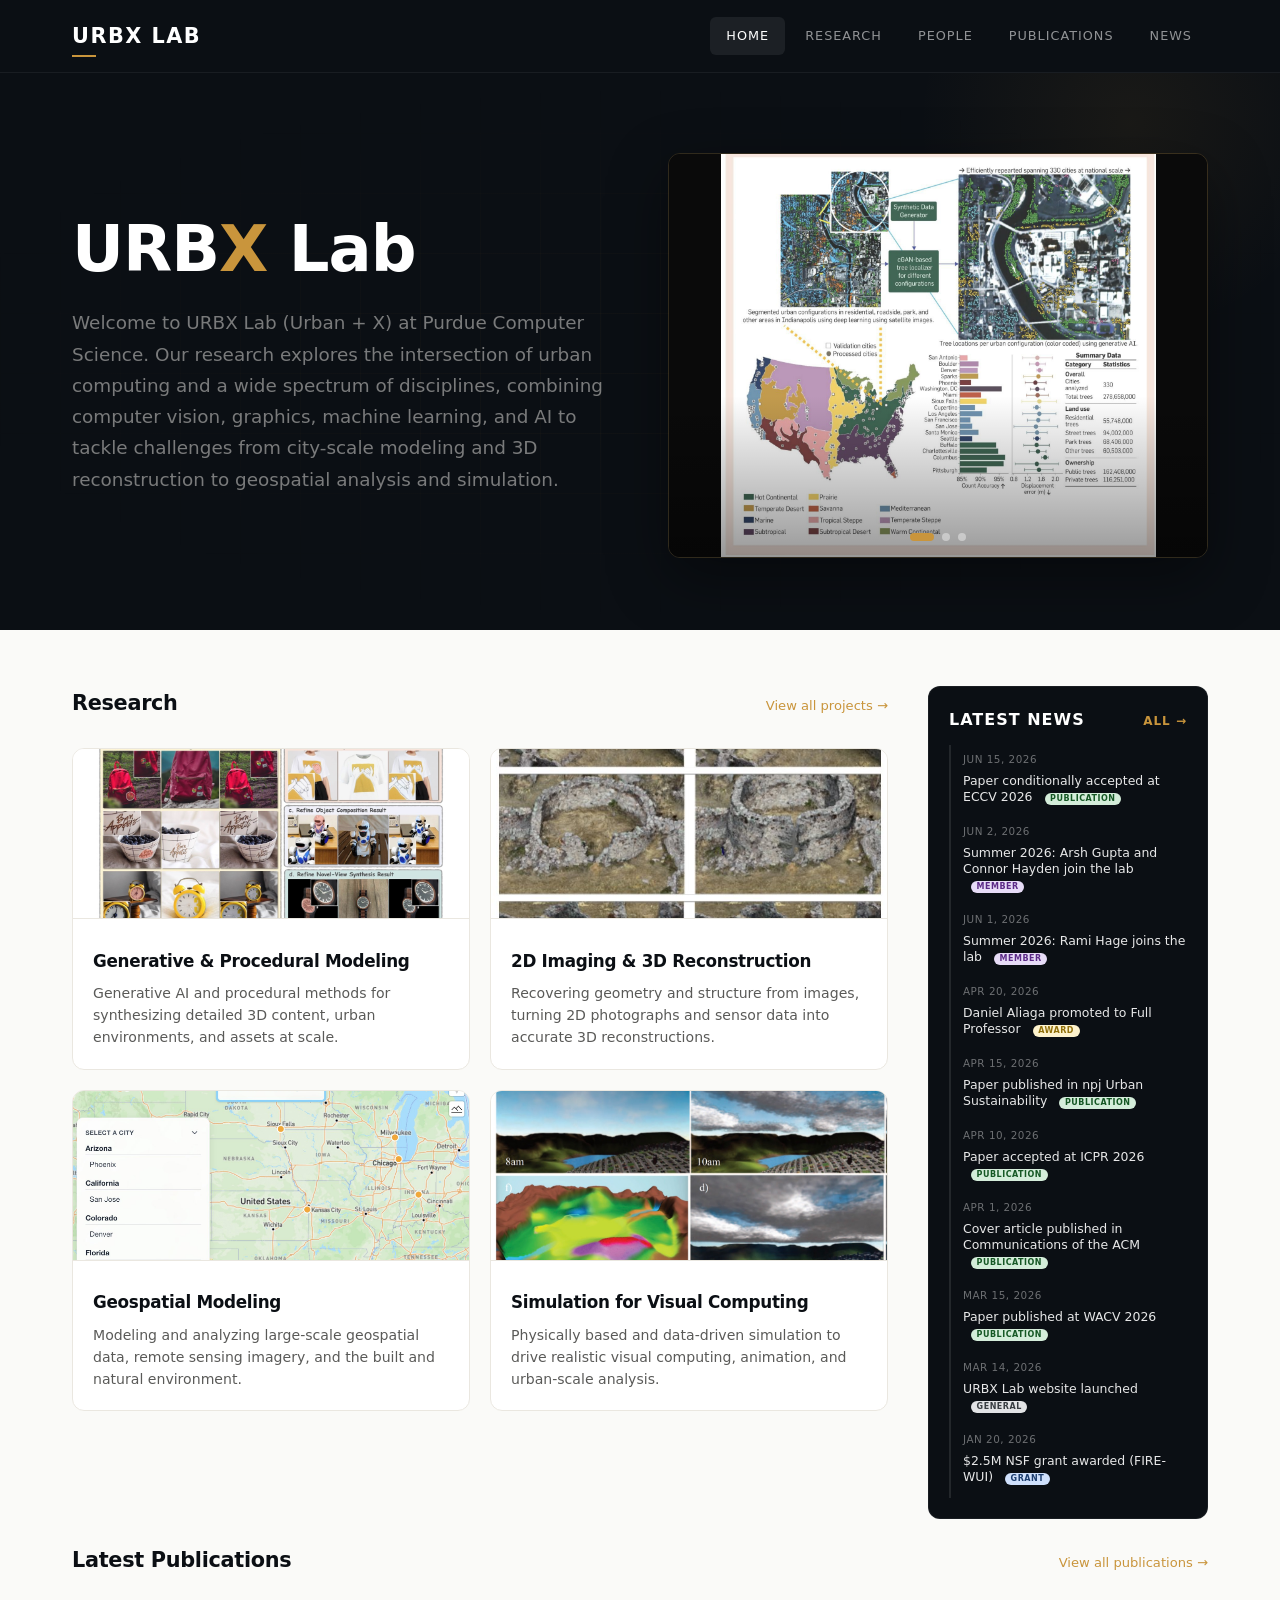
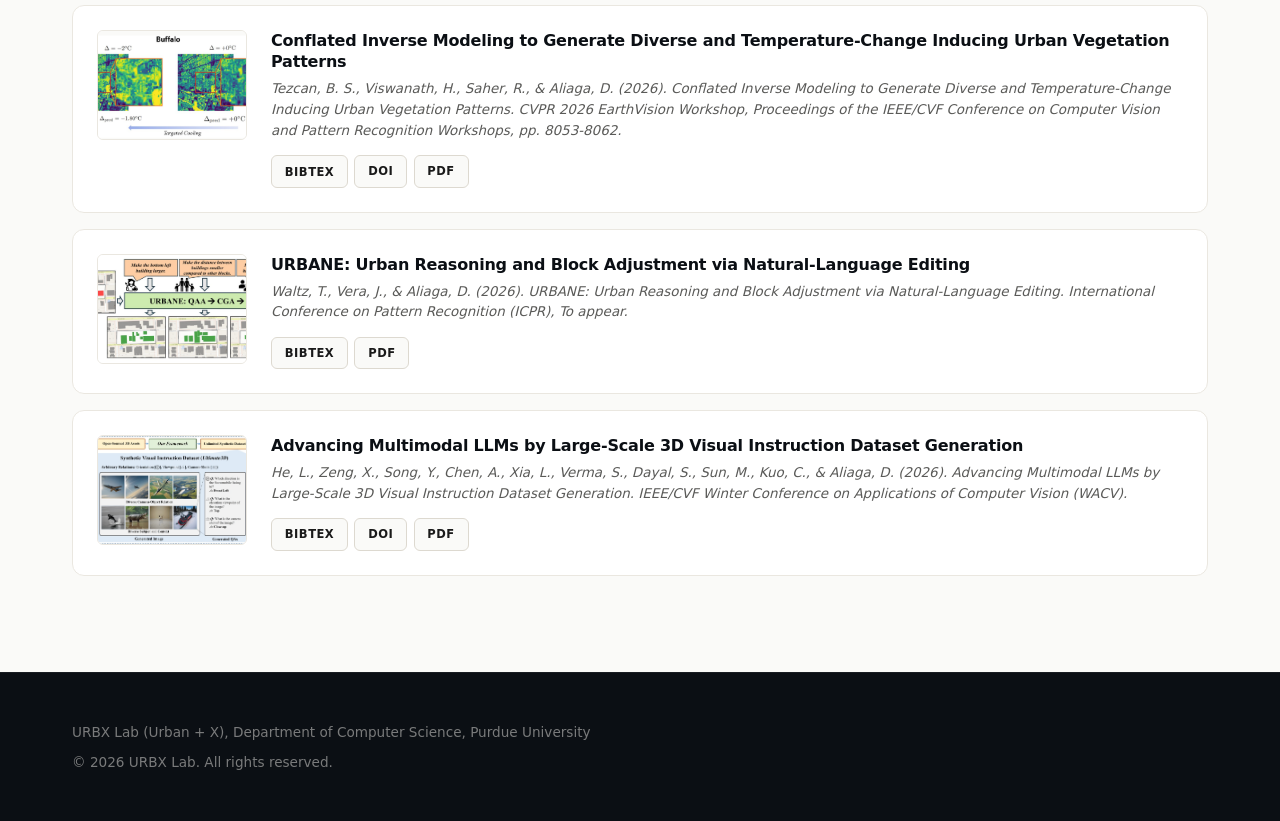
<file: index.html>
<!DOCTYPE html>
<html lang="en">
<head>
  <meta charset="UTF-8">
  <meta name="viewport" content="width=device-width, initial-scale=1.0">
  <title>URBX Lab — Urban + X</title>
  <meta name="description" content="URBX Lab (Urban + X) at Purdue Computer Science — research at the intersection of urban computing and disciplines from computer vision to generative AI.">
  <link rel="icon" type="image/svg+xml" href="favicon.svg">
  <link rel="canonical" href="https://www.cs.purdue.edu/urbx_lab/">
  <meta property="og:title" content="URBX Lab — Urban + X">
  <meta property="og:description" content="Research at Purdue CS at the intersection of urban computing and disciplines from computer vision to generative AI.">
  <meta property="og:image" content="https://www.cs.purdue.edu/urbx_lab/images/carousel/slide-1.jpg">
  <meta property="og:url" content="https://www.cs.purdue.edu/urbx_lab/">
  <meta property="og:type" content="website">
  <meta name="twitter:card" content="summary_large_image">
  <link rel="stylesheet" href="css/style.css">
</head>
<body>
  <header class="site-header" id="site-header"></header>

  <section class="hero">
    <div class="hero-inner container">
      <div class="hero-text">
        <h1>URB<span class="highlight">X</span> Lab</h1>
        <p class="subtitle">Welcome to URBX Lab (Urban + X) at Purdue Computer Science. Our research explores the intersection of urban computing and a wide spectrum of disciplines, combining computer vision, graphics, machine learning, and AI to tackle challenges from city-scale modeling and 3D reconstruction to geospatial analysis and simulation.</p>
      </div>
      <div class="hero-carousel" aria-hidden="true">
        <div class="hero-carousel-track" id="hero-carousel-track">
          <div class="hero-slide active" style="background-image:url('images/carousel/slide-1.jpg')"></div>
          <div class="hero-slide" style="background-image:url('images/carousel/slide-2.jpg')"></div>
          <div class="hero-slide" style="background-image:url('images/carousel/slide-3.jpg')"></div>
        </div>
        <div class="hero-carousel-dots" id="hero-carousel-dots"></div>
      </div>
    </div>
  </section>

  <main class="page-content">
    <div class="container">
      <!-- Top row: Research + News sidebar -->
      <div class="home-top-row">
        <div class="home-main-col">
          <!-- Research Highlights -->
          <div class="home-section">
            <div class="home-section-header">
              <h2>Research</h2>
              <a href="research.html">View all projects &rarr;</a>
            </div>
            <div class="cards-grid" id="research-highlights"></div>
          </div>
        </div>

        <aside class="home-news-sidebar">
          <div class="home-section-header">
            <h2>Latest News</h2>
            <a href="news.html">All &rarr;</a>
          </div>
          <div id="latest-news"></div>
        </aside>
      </div>

      <!-- Latest Publications (full width below) -->
      <div class="home-section">
        <div class="home-section-header">
          <h2>Latest Publications</h2>
          <a href="publications.html">View all publications &rarr;</a>
        </div>
        <div id="latest-publications"></div>
      </div>
    </div>
  </main>

  <footer class="site-footer" id="site-footer"></footer>
  <script src="js/main.js"></script>
  <script>
    document.addEventListener('DOMContentLoaded', async () => {
      // Hero carousel
      (() => {
        const slides = document.querySelectorAll('.hero-slide');
        const dotsWrap = document.getElementById('hero-carousel-dots');
        if (!slides.length || !dotsWrap) return;
        let i = 0;
        slides.forEach((_, idx) => {
          const b = document.createElement('button');
          if (idx === 0) b.classList.add('active');
          b.addEventListener('click', () => go(idx));
          dotsWrap.appendChild(b);
        });
        const dots = dotsWrap.querySelectorAll('button');
        const go = (n) => {
          slides[i].classList.remove('active');
          dots[i].classList.remove('active');
          i = n;
          slides[i].classList.add('active');
          dots[i].classList.add('active');
        };
        setInterval(() => go((i + 1) % slides.length), 5000);
      })();

      // Research highlights
      try {
        const projects = await fetchData('data/projects.json');
        document.getElementById('research-highlights').innerHTML = projects.slice(0, 4).map(p => `
          <a href="publications.html?tag=${encodeURIComponent(p.slug)}" class="card" style="text-decoration:none;color:inherit;display:block;">
            ${p.image ? `<img class="card-img" src="${p.image}" alt="${p.title}" loading="lazy" onerror="this.style.display='none'">` : '<div class="card-img" style="background:#e9ecef;display:flex;align-items:center;justify-content:center;color:#adb5bd;font-size:2rem;">&#9635;</div>'}
            <div class="card-body">
              <h3>${p.title}</h3>
              <p>${p.description}</p>
            </div>
          </a>
        `).join('');
      } catch(e) { console.error('Failed to load projects:', e); }

      // Latest publications
      try {
        const pubs = await fetchData('data/publications.json');
        const sorted = pubs.sort((a, b) => b.year - a.year).slice(0, 3);
        document.getElementById('latest-publications').innerHTML = sorted.map(p => `
          <div class="pub-card">
            ${p.thumbnail
              ? `<img class="pub-thumb" src="${p.thumbnail}" alt="${p.title}" loading="lazy" onerror="this.style.display='none'">`
              : `<div class="pub-thumb" style="display:flex;align-items:center;justify-content:center;background:#e9ecef;color:#adb5bd;font-size:1.5rem;">&#128196;</div>`}
            <div class="pub-info">
              <h3><a href="publication.html?id=${p.slug}">${p.title}</a></h3>
              <p class="pub-citation">${p.authors} (${p.year}). ${p.title}.${p.venue ? ` <em>${p.venue}</em>${p.venueDetails ? ', ' + p.venueDetails : ''}.` : (p.venueDetails ? ` ${p.venueDetails}.` : '')}</p>
              <div class="pub-buttons">
                ${p.bibtex ? `<button class="pub-btn" onclick="navigator.clipboard.writeText(\`${p.bibtex.replace(/`/g, '\\`')}\`);this.textContent='Copied!';setTimeout(()=>this.textContent='BibTeX',2000)">BibTeX</button>` : ''}
                ${p.doi ? `<a class="pub-btn" href="${p.doi}" target="_blank">DOI</a>` : ''}
                ${p.pdf ? `<a class="pub-btn" href="${p.pdf}" target="_blank">PDF</a>` : ''}
              </div>
            </div>
          </div>
        `).join('');
      } catch(e) { console.error('Failed to load publications:', e); }

      // Latest news
      try {
        const news = await fetchData('data/news.json');
        const sorted = news.sort((a, b) => new Date(b.date) - new Date(a.date)).slice(0, 10);
        document.getElementById('latest-news').innerHTML = sorted.map(n => `
          <div class="news-item">
            <div class="news-date">${new Date(n.date + 'T00:00:00').toLocaleDateString('en-US', { year: 'numeric', month: 'short', day: 'numeric' })}</div>
            <h3>${n.link ? `<a href="${n.link}">${n.title}</a>` : n.title}
              <span class="news-type-badge ${n.type}">${n.type}</span>
            </h3>
          </div>
        `).join('');
      } catch(e) { console.error('Failed to load news:', e); }
    });
  </script>
</body>
</html>
</file>
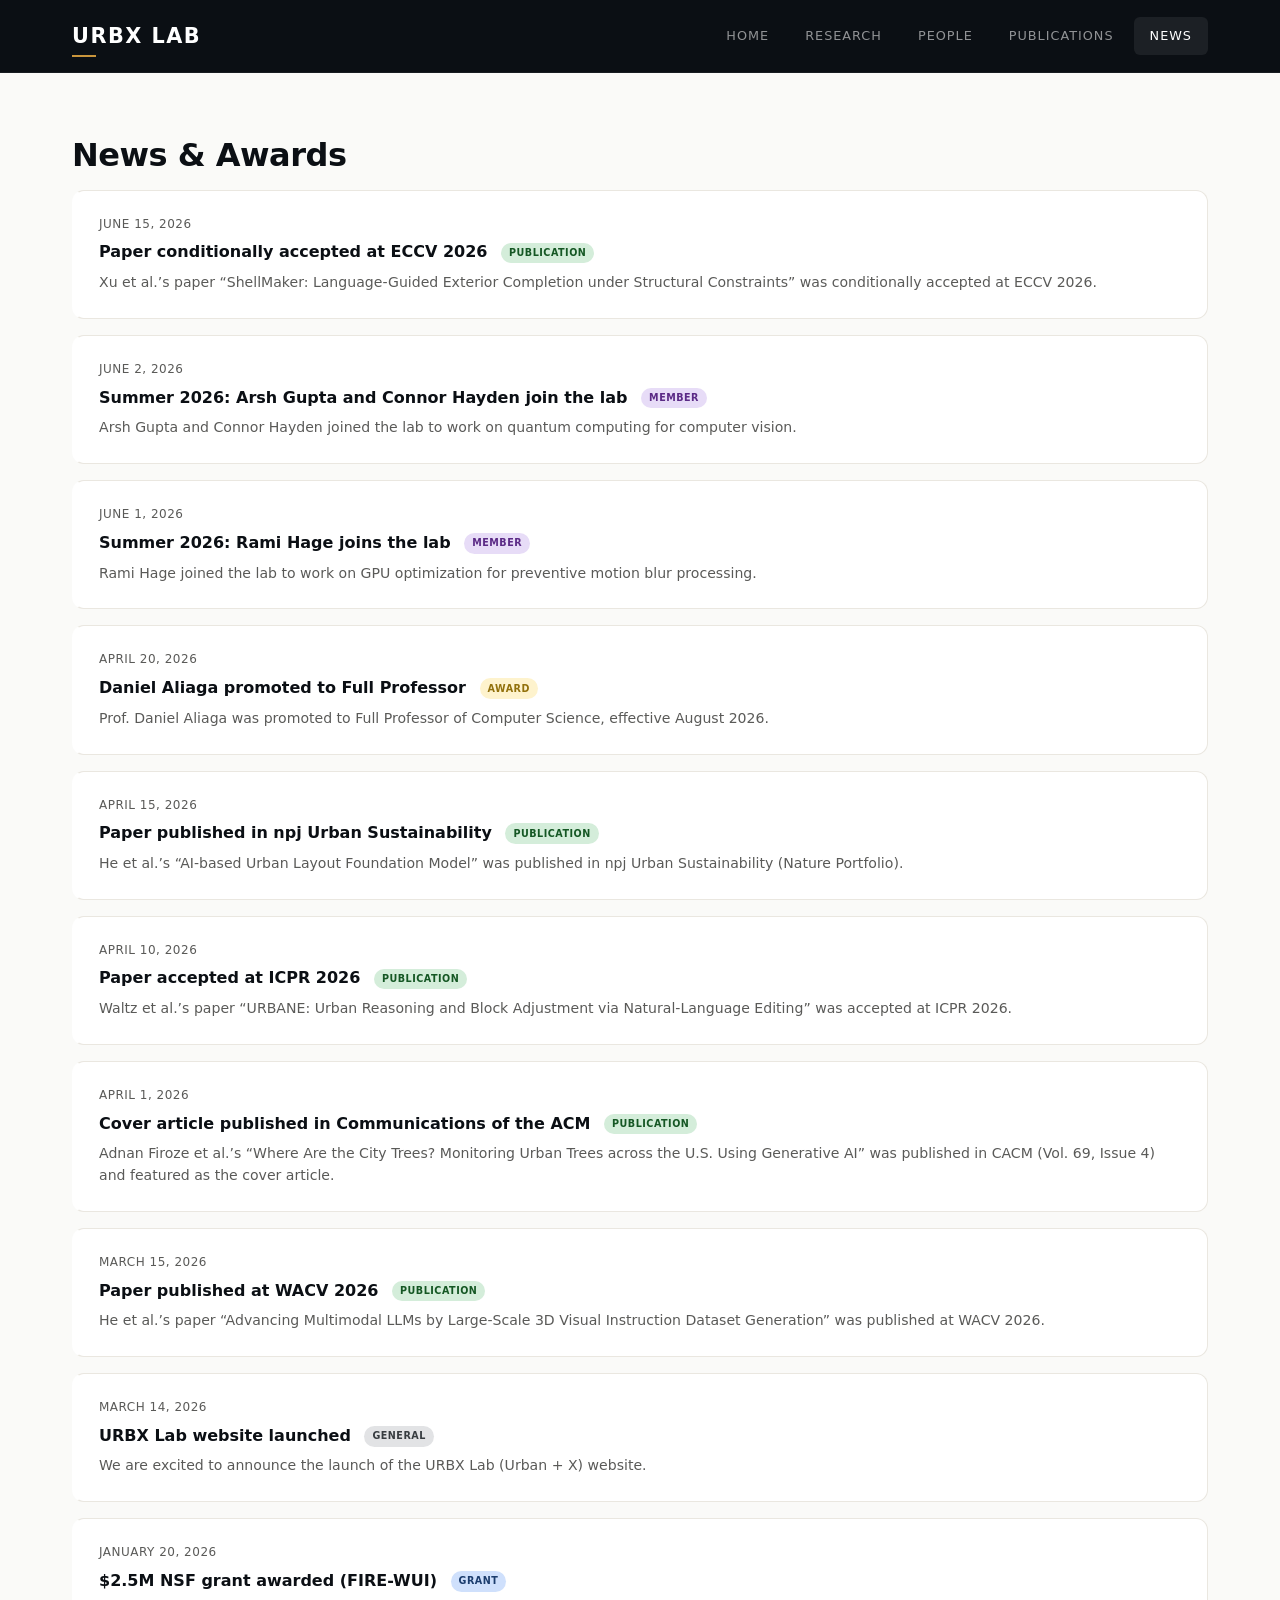
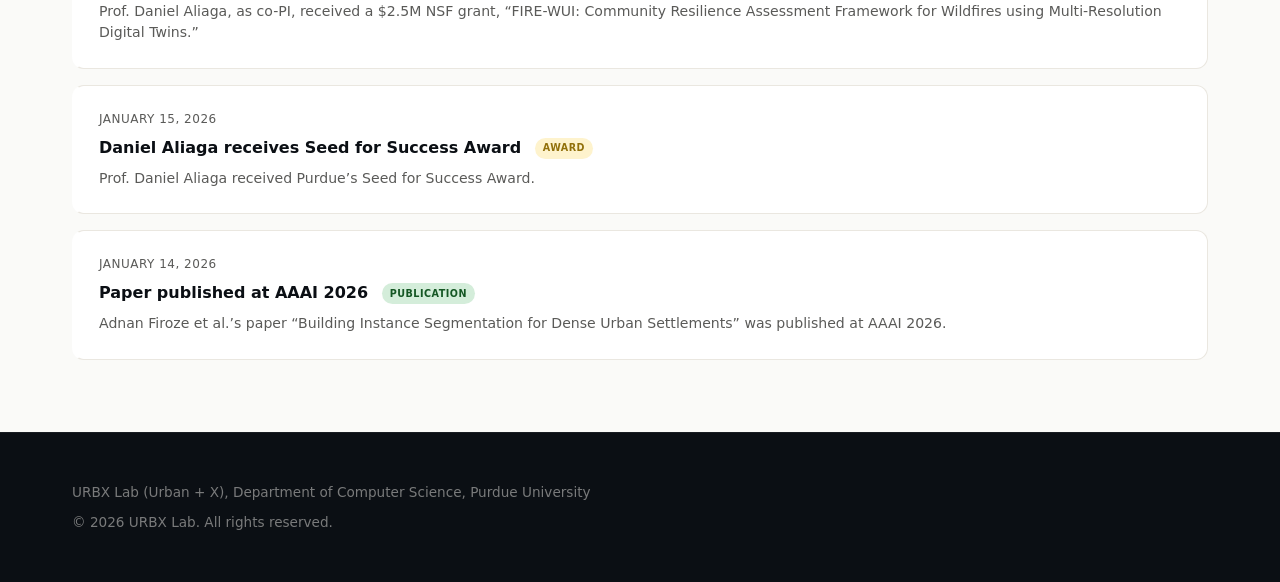
<file: news.html>
<!DOCTYPE html>
<html lang="en">
<head>
  <meta charset="UTF-8">
  <meta name="viewport" content="width=device-width, initial-scale=1.0">
  <title>News — URBX Lab</title>
  <meta name="description" content="Latest news and updates from URBX Lab at Purdue Computer Science.">
  <link rel="icon" type="image/svg+xml" href="favicon.svg">
  <link rel="canonical" href="https://www.cs.purdue.edu/urbx_lab/news.html">
  <meta property="og:title" content="News — URBX Lab">
  <meta property="og:description" content="Latest news and updates from URBX Lab at Purdue Computer Science.">
  <meta property="og:image" content="https://www.cs.purdue.edu/urbx_lab/images/carousel/slide-1.jpg">
  <meta property="og:url" content="https://www.cs.purdue.edu/urbx_lab/news.html">
  <meta property="og:type" content="website">
  <meta name="twitter:card" content="summary_large_image">
  <link rel="stylesheet" href="css/style.css">
</head>
<body>
  <header class="site-header" id="site-header"></header>

  <main class="page-content">
    <div class="container">
      <h1 class="section-title">News & Awards</h1>
      <div id="news-root"></div>
    </div>
  </main>

  <footer class="site-footer" id="site-footer"></footer>
  <script src="js/main.js"></script>
  <script src="js/news.js"></script>
</body>
</html>
</file>
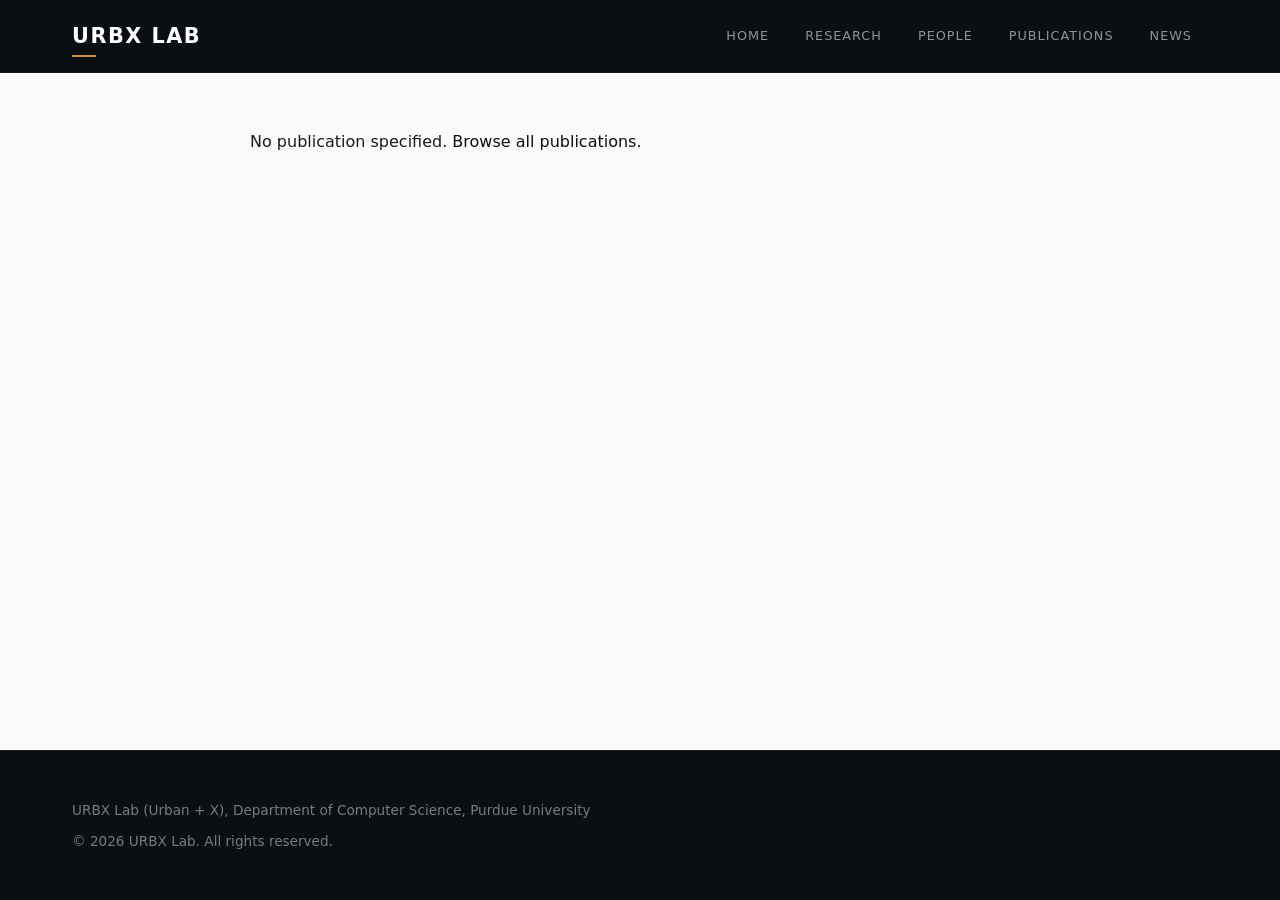
<file: publication.html>
<!DOCTYPE html>
<html lang="en">
<head>
  <meta charset="UTF-8">
  <meta name="viewport" content="width=device-width, initial-scale=1.0">
  <title>Publication — URBX Lab</title>
  <meta name="description" content="Publication from URBX Lab at Purdue Computer Science.">
  <link rel="icon" type="image/svg+xml" href="favicon.svg">
  <meta property="og:title" content="Publication — URBX Lab">
  <meta property="og:description" content="Publication from URBX Lab at Purdue Computer Science.">
  <meta property="og:image" content="https://www.cs.purdue.edu/urbx_lab/images/carousel/slide-1.jpg">
  <meta property="og:type" content="article">
  <meta name="twitter:card" content="summary_large_image">
  <link rel="stylesheet" href="css/style.css">
</head>
<body>
  <header class="site-header" id="site-header"></header>

  <main class="page-content">
    <div class="container">
      <div id="pub-detail-root" class="pub-detail">
        <p>Loading...</p>
      </div>
    </div>
  </main>

  <footer class="site-footer" id="site-footer"></footer>
  <script src="js/main.js"></script>
  <script src="js/publication-detail.js"></script>
</body>
</html>
</file>
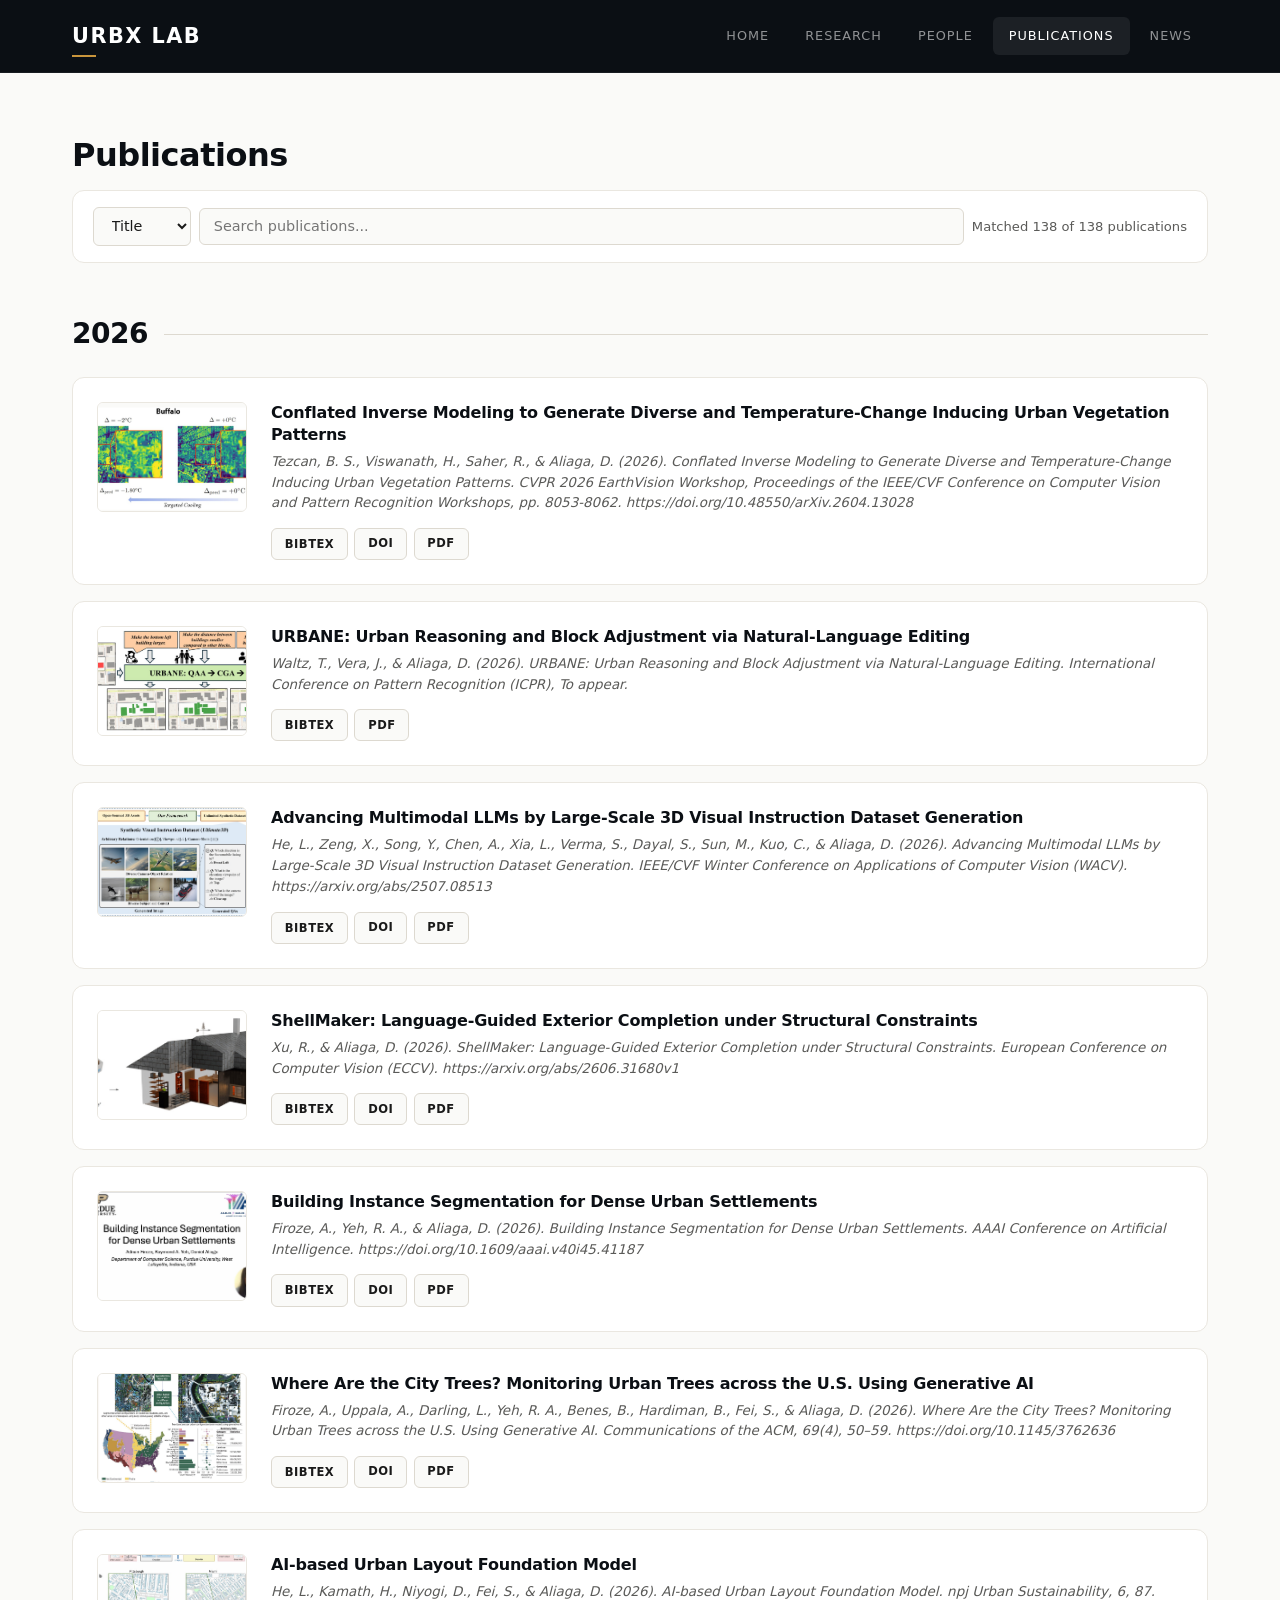
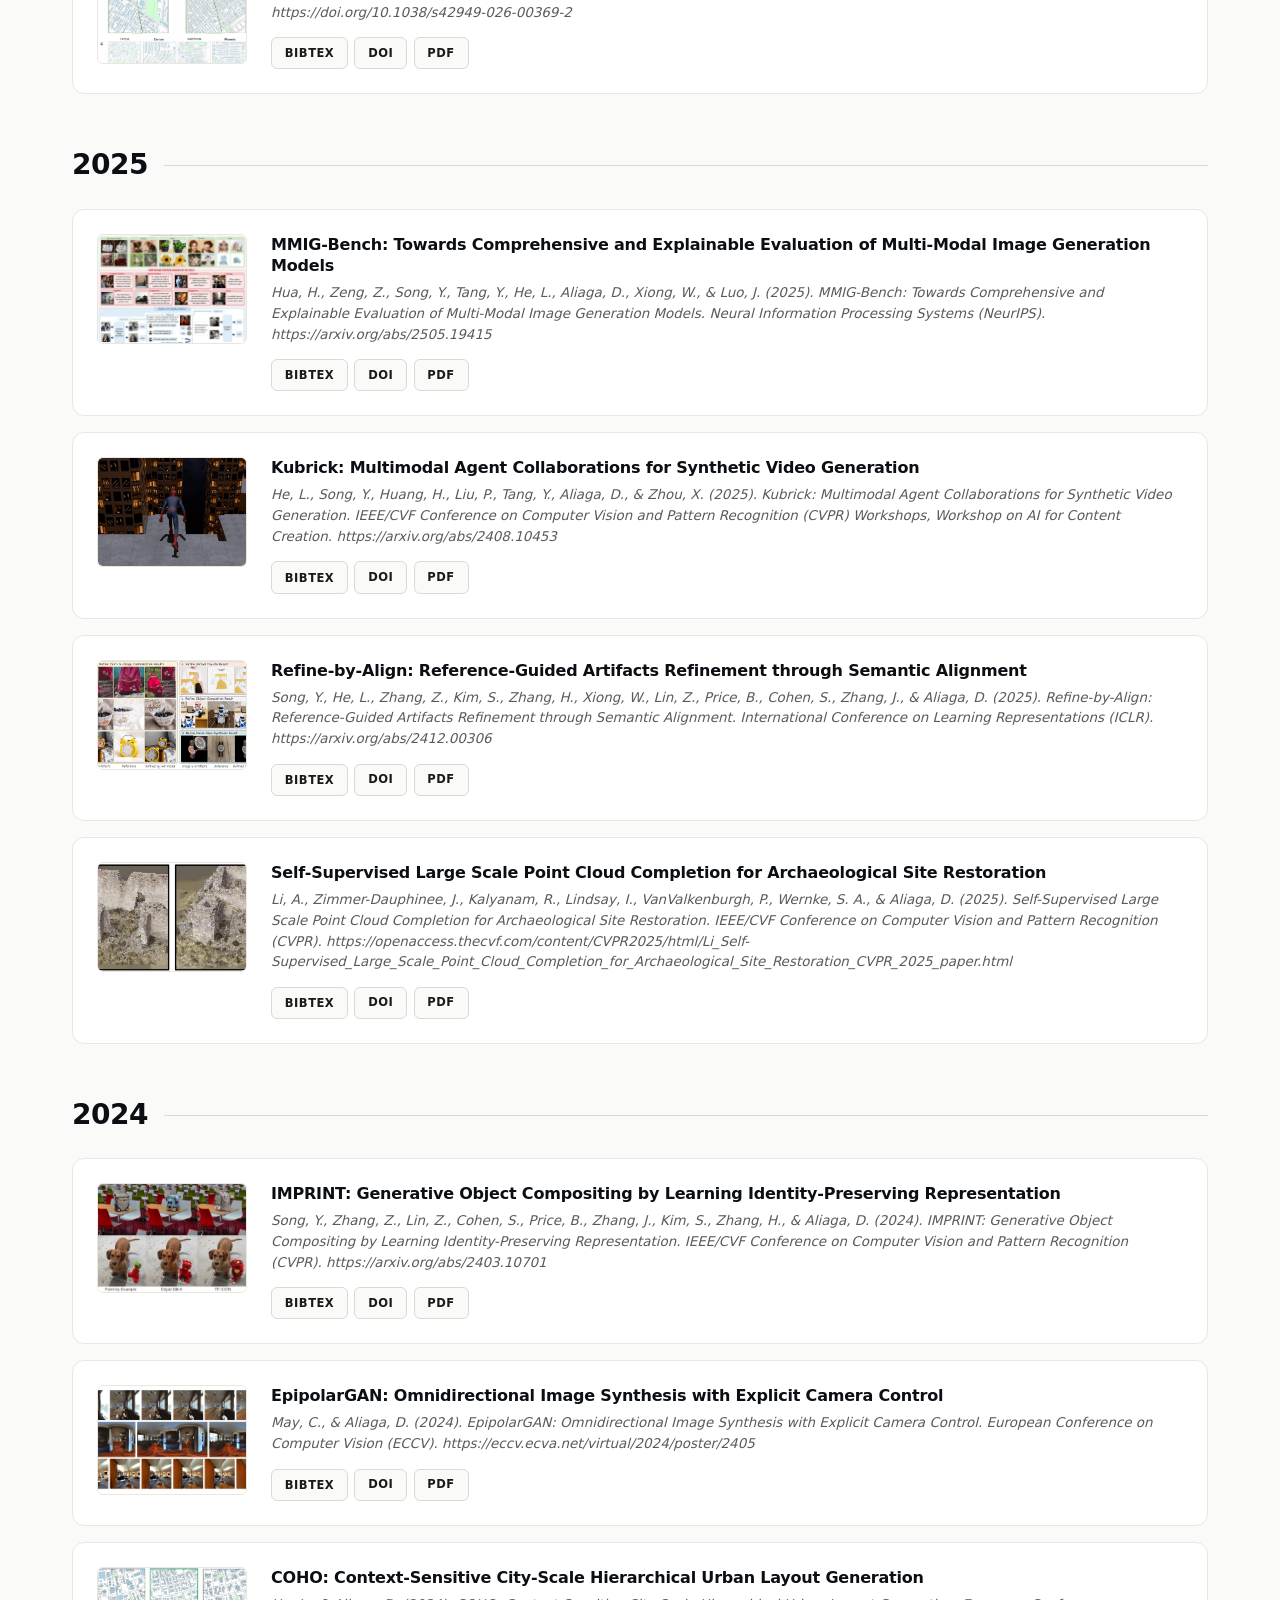
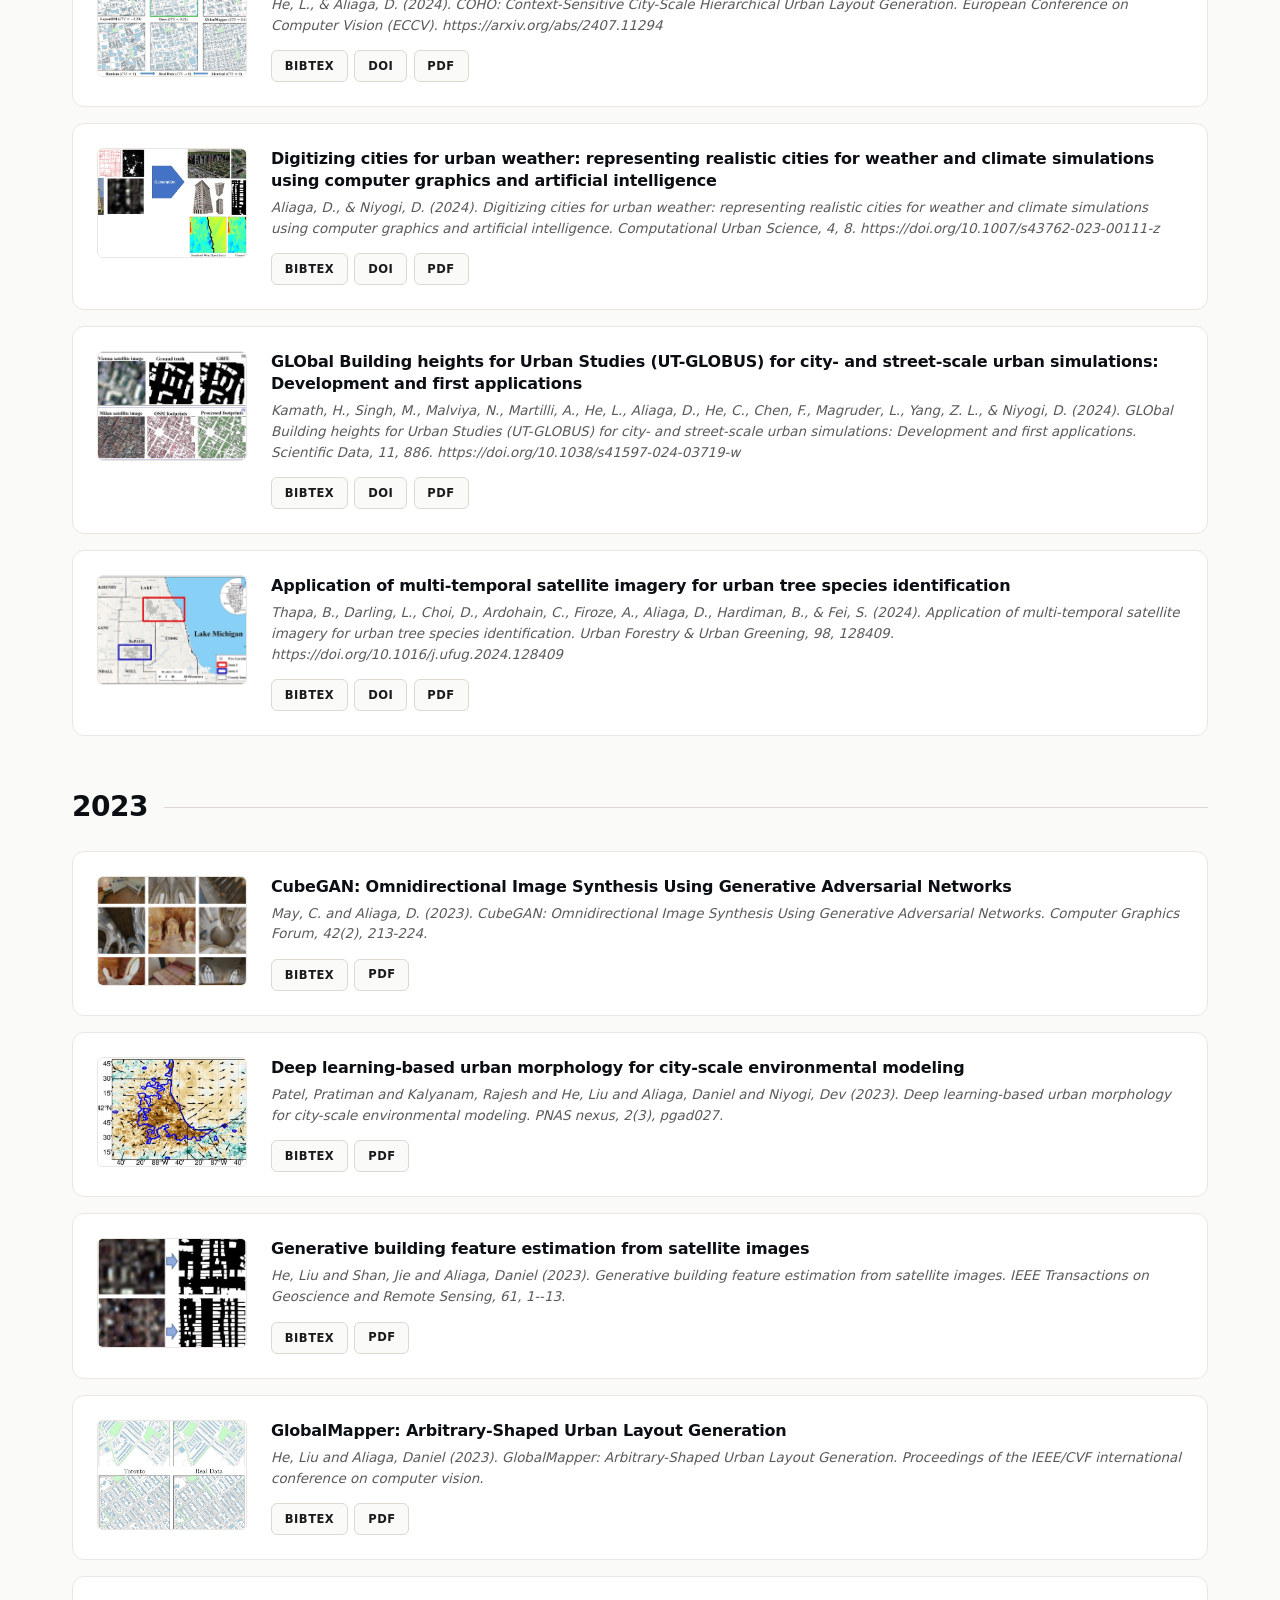
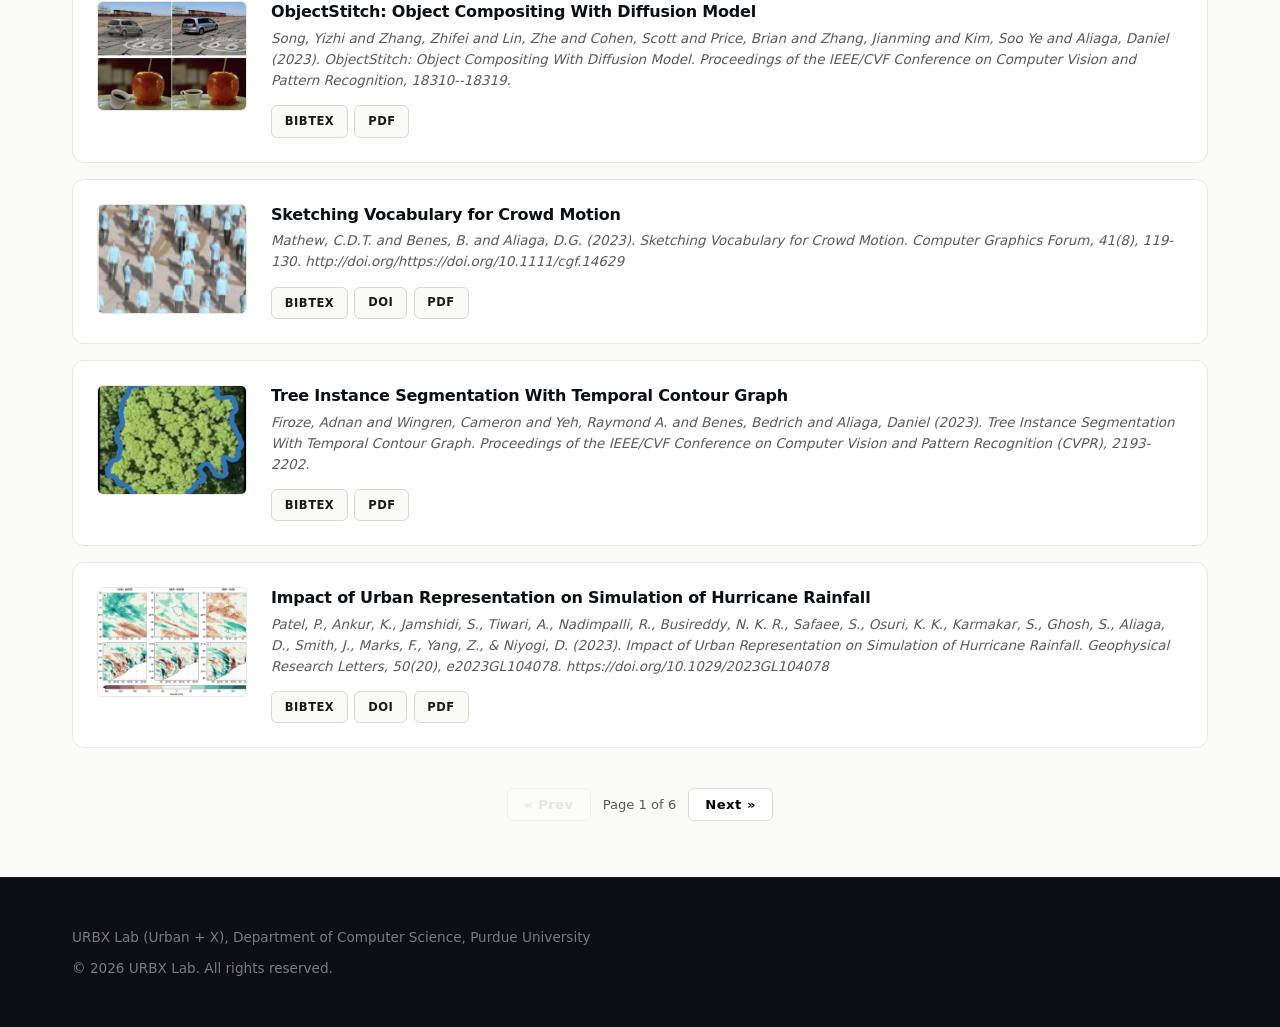
<file: publications.html>
<!DOCTYPE html>
<html lang="en">
<head>
  <meta charset="UTF-8">
  <meta name="viewport" content="width=device-width, initial-scale=1.0">
  <title>Publications — URBX Lab</title>
  <meta name="description" content="Publications from URBX Lab at Purdue Computer Science — research in urban computing, computer vision, graphics, and machine learning.">
  <link rel="icon" type="image/svg+xml" href="favicon.svg">
  <link rel="canonical" href="https://www.cs.purdue.edu/urbx_lab/publications.html">
  <meta property="og:title" content="Publications — URBX Lab">
  <meta property="og:description" content="Research publications from URBX Lab at Purdue Computer Science.">
  <meta property="og:image" content="https://www.cs.purdue.edu/urbx_lab/images/carousel/slide-1.jpg">
  <meta property="og:url" content="https://www.cs.purdue.edu/urbx_lab/publications.html">
  <meta property="og:type" content="website">
  <meta name="twitter:card" content="summary_large_image">
  <link rel="stylesheet" href="css/style.css">
</head>
<body>
  <header class="site-header" id="site-header"></header>

  <main class="page-content">
    <div class="container">
      <h1 class="section-title">Publications</h1>

      <div class="pub-search-bar">
        <select id="pub-field">
          <option value="title">Title</option>
          <option value="authors">Author</option>
          <option value="venue">Venue</option>
        </select>
        <input type="text" id="pub-search" placeholder="Search publications...">
        <span class="match-count" id="match-count"></span>
      </div>

      <div id="pubs-root"></div>
      <div class="pagination" id="pagination"></div>
    </div>
  </main>

  <footer class="site-footer" id="site-footer"></footer>
  <script src="js/main.js"></script>
  <script src="js/publications.js"></script>
</body>
</html>
</file>
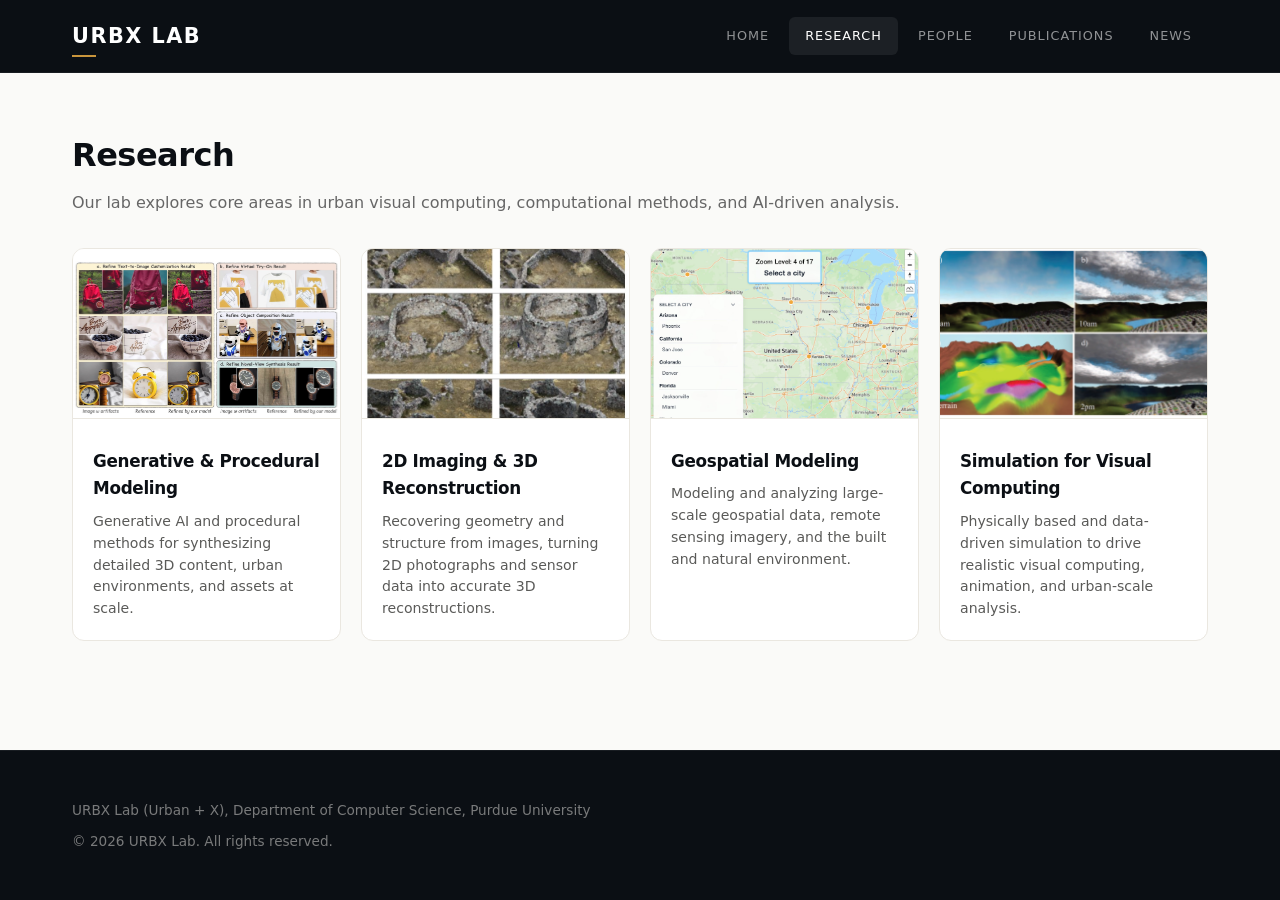
<file: research.html>
<!DOCTYPE html>
<html lang="en">
<head>
  <meta charset="UTF-8">
  <meta name="viewport" content="width=device-width, initial-scale=1.0">
  <title>Research — URBX Lab</title>
  <meta name="description" content="Research at URBX Lab, Purdue Computer Science — generative & procedural modeling, 2D imaging & 3D reconstruction, geospatial modeling, and simulation for visual computing.">
  <link rel="icon" type="image/svg+xml" href="favicon.svg">
  <link rel="canonical" href="https://www.cs.purdue.edu/urbx_lab/research.html">
  <meta property="og:title" content="Research — URBX Lab">
  <meta property="og:description" content="Research projects from URBX Lab at Purdue Computer Science.">
  <meta property="og:image" content="https://www.cs.purdue.edu/urbx_lab/images/carousel/slide-1.jpg">
  <meta property="og:url" content="https://www.cs.purdue.edu/urbx_lab/research.html">
  <meta property="og:type" content="website">
  <meta name="twitter:card" content="summary_large_image">
  <link rel="stylesheet" href="css/style.css">
</head>
<body>
  <header class="site-header" id="site-header"></header>

  <main class="page-content">
    <div class="container">
      <h1 class="section-title">Research</h1>
      <p style="margin-bottom:2rem;color:#666;">Our lab explores core areas in urban visual computing, computational methods, and AI-driven analysis.</p>
      <div class="cards-grid" id="research-root"></div>
    </div>
  </main>

  <footer class="site-footer" id="site-footer"></footer>
  <script src="js/main.js"></script>
  <script src="js/research.js"></script>
</body>
</html>
</file>
<file: css/style.css>
/* ============================================
   URBX Lab — Urban + X
   Aesthetic: Urban-Architectural Editorial
   ============================================ */

:root {
  --color-bg-dark: #0b0f14;
  --color-bg-card: #111820;
  --color-bg: #fafaf8;
  --color-bg-alt: #f0efeb;
  --color-surface: #ffffff;
  --color-primary: #0b0f14;
  --color-accent: #c9953c;
  --color-accent-glow: rgba(201, 149, 60, 0.15);
  --color-text: #1a1a1a;
  --color-text-light: #5a5a58;
  --color-text-inv: #e8e6e1;
  --color-text-inv-muted: rgba(232, 230, 225, 0.5);
  --color-border: #ddd9d0;
  --color-border-light: #eae7e0;
  --color-link: #0b0f14;
  --font-display: 'Segoe UI', system-ui, -apple-system, sans-serif;
  --font-body: 'Segoe UI', system-ui, -apple-system, sans-serif;
  --max-width: 1200px;
  --nav-height: 72px;
  --radius: 6px;
  --radius-lg: 12px;
}

/* ---- Reset ---- */
*, *::before, *::after { box-sizing: border-box; margin: 0; padding: 0; }

body {
  font-family: var(--font-body);
  color: var(--color-text);
  background: var(--color-bg);
  line-height: 1.65;
  min-height: 100vh;
  display: flex;
  flex-direction: column;
  -webkit-font-smoothing: antialiased;
}

a { color: var(--color-link); text-decoration: none; }
a:hover { text-decoration: underline; }
img { max-width: 100%; height: auto; }

::selection {
  background: var(--color-accent);
  color: #fff;
}

/* ---- Navigation ---- */
.site-header {
  background: var(--color-bg-dark);
  position: sticky;
  top: 0;
  z-index: 1000;
  border-bottom: 1px solid rgba(255,255,255,0.06);
}
.nav-container {
  max-width: var(--max-width);
  margin: 0 auto;
  padding: 0 2rem;
  display: flex;
  align-items: center;
  justify-content: space-between;
  height: var(--nav-height);
}
.nav-logo {
  font-family: var(--font-display);
  font-size: 1.3rem;
  font-weight: 800;
  color: #fff;
  text-decoration: none;
  letter-spacing: 1.5px;
  text-transform: uppercase;
  position: relative;
}
.nav-logo::after {
  content: '';
  position: absolute;
  bottom: -4px;
  left: 0;
  width: 24px;
  height: 2px;
  background: var(--color-accent);
}
.nav-logo:hover { text-decoration: none; opacity: 0.9; }
.nav-links {
  display: flex;
  list-style: none;
  gap: 0.25rem;
}
.nav-links a {
  display: inline-block;
  cursor: pointer;
  color: rgba(255,255,255,0.55);
  text-decoration: none;
  font-family: var(--font-display);
  font-size: 0.8rem;
  font-weight: 500;
  letter-spacing: 1px;
  text-transform: uppercase;
  padding: 0.5rem 1rem;
  border-radius: var(--radius);
  transition: all 0.25s ease;
}
.nav-links a:hover,
.nav-links a.active {
  color: #fff;
  background: rgba(255,255,255,0.07);
  text-decoration: none;
}
.nav-toggle {
  display: none;
  background: none;
  border: 1px solid rgba(255,255,255,0.2);
  color: #fff;
  font-size: 1.2rem;
  cursor: pointer;
  padding: 0.4rem 0.6rem;
  border-radius: var(--radius);
}

/* ---- Footer ---- */
.site-footer {
  background: var(--color-bg-dark);
  color: var(--color-text-inv-muted);
  margin-top: auto;
  padding: 3rem 2rem;
  font-size: 0.85rem;
  border-top: 1px solid rgba(255,255,255,0.06);
}
.site-footer a { color: var(--color-text-inv); }
.footer-inner {
  max-width: var(--max-width);
  margin: 0 auto;
  display: flex;
  justify-content: space-between;
  align-items: center;
}

/* ---- Layout ---- */
.container {
  max-width: var(--max-width);
  margin: 0 auto;
  padding: 0 2rem;
}
.page-content {
  padding: 3.5rem 0;
  flex: 1;
}
.section-title {
  font-family: var(--font-display);
  font-size: 2rem;
  font-weight: 800;
  color: var(--color-primary);
  margin-bottom: 0.5rem;
  letter-spacing: -0.5px;
}
.section-subtitle {
  color: var(--color-text-light);
  font-size: 1rem;
  margin-bottom: 2.5rem;
  max-width: 500px;
}
.page-header {
  margin-bottom: 3rem;
  padding-bottom: 2rem;
  border-bottom: 1px solid var(--color-border);
}
.page-header .accent-line {
  display: block;
  width: 48px;
  height: 3px;
  background: var(--color-accent);
  margin-top: 0.75rem;
}

/* ---- Hero ---- */
.hero {
  background: var(--color-bg-dark);
  color: #fff;
  padding: 5rem 2rem 4.5rem;
  position: relative;
  overflow: hidden;
}
.hero::before {
  content: '';
  position: absolute;
  inset: 0;
  background:
    linear-gradient(90deg, rgba(201,149,60,0.03) 1px, transparent 1px),
    linear-gradient(rgba(201,149,60,0.03) 1px, transparent 1px);
  background-size: 60px 60px;
  mask-image: radial-gradient(ellipse 80% 70% at 50% 50%, black 20%, transparent 70%);
  -webkit-mask-image: radial-gradient(ellipse 80% 70% at 50% 50%, black 20%, transparent 70%);
}
.hero::after {
  content: '';
  position: absolute;
  top: -200px;
  right: -100px;
  width: 500px;
  height: 500px;
  background: radial-gradient(circle, rgba(201,149,60,0.08) 0%, transparent 60%);
  pointer-events: none;
}
.hero-inner {
  max-width: var(--max-width);
  margin: 0 auto;
  position: relative;
  z-index: 1;
}
.hero-carousel { display: none; }
@media (min-width: 1024px) {
  .hero-inner {
    display: grid;
    grid-template-columns: minmax(0, 1fr) minmax(0, 1fr);
    gap: 3.5rem;
    align-items: center;
  }
  .hero-text { min-width: 0; }
  .hero-carousel {
    display: block;
    position: relative;
    width: 100%;
    aspect-ratio: 4 / 3;
    border-radius: 12px;
    overflow: hidden;
    box-shadow: 0 20px 60px rgba(0,0,0,0.4);
    border: 1px solid rgba(201,149,60,0.2);
  }
  .hero-carousel-track {
    position: absolute;
    inset: 0;
  }
  .hero-slide {
    position: absolute;
    inset: 0;
    background-size: contain;
    background-position: center;
    background-repeat: no-repeat;
    background-color: #0a0a0a;
    opacity: 0;
    transition: opacity 0.8s ease;
  }
  .hero-slide.active { opacity: 1; }
  .hero-slide.contain { background-size: contain; }
  .hero-carousel::after {
    content: '';
    position: absolute;
    inset: 0;
    background: linear-gradient(180deg, transparent 60%, rgba(0,0,0,0.4) 100%);
    pointer-events: none;
  }
  .hero-carousel-dots {
    position: absolute;
    bottom: 1rem;
    left: 0;
    right: 0;
    display: flex;
    justify-content: center;
    gap: 0.5rem;
    z-index: 2;
  }
  .hero-carousel-dots button {
    width: 8px;
    height: 8px;
    border-radius: 50%;
    border: none;
    background: rgba(255,255,255,0.4);
    cursor: pointer;
    padding: 0;
    transition: background 0.3s, width 0.3s;
  }
  .hero-carousel-dots button.active {
    background: var(--color-accent);
    width: 24px;
    border-radius: 4px;
  }
  .hero .subtitle { max-width: none; }
}
.hero-label {
  font-family: var(--font-display);
  font-size: 0.75rem;
  letter-spacing: 3px;
  text-transform: uppercase;
  color: var(--color-accent);
  font-weight: 600;
  margin-bottom: 1.25rem;
  display: flex;
  align-items: center;
  gap: 0.75rem;
}
.hero-label::before {
  content: '';
  width: 32px;
  height: 1px;
  background: var(--color-accent);
}
.hero h1 {
  font-family: var(--font-display);
  font-size: clamp(2.5rem, 5vw, 4rem);
  font-weight: 800;
  line-height: 1.05;
  margin-bottom: 1.5rem;
  letter-spacing: -1px;
}
.hero h1 .highlight {
  color: var(--color-accent);
}
.hero .subtitle {
  font-size: 1.15rem;
  font-weight: 300;
  color: var(--color-text-inv-muted);
  max-width: 560px;
  line-height: 1.7;
}
.hero-stats {
  display: flex;
  gap: 3rem;
  margin-top: 3rem;
  padding-top: 2rem;
  border-top: 1px solid rgba(255,255,255,0.08);
}
.hero-stat {
  text-align: left;
}
.hero-stat .number {
  font-family: var(--font-display);
  font-size: 2rem;
  font-weight: 800;
  color: #fff;
  line-height: 1;
}
.hero-stat .label {
  font-size: 0.8rem;
  color: var(--color-text-inv-muted);
  margin-top: 0.25rem;
  letter-spacing: 0.5px;
}

/* ---- Homepage Layout ---- */
.home-top-row {
  display: grid;
  grid-template-columns: 1fr 280px;
  gap: 2.5rem;
  align-items: start;
  margin-bottom: 1.5rem;
}
.home-main-col { min-width: 0; }

.home-news-sidebar {
  background: var(--color-bg-dark);
  color: #fff;
  border-radius: var(--radius-lg);
  padding: 1.25rem;
  position: sticky;
  top: calc(var(--nav-height) + 1.5rem);
  border: 1px solid rgba(255,255,255,0.06);
}
.home-news-sidebar .home-section-header {
  margin-bottom: 0.75rem;
}
.home-news-sidebar .home-section-header h2 {
  color: #fff;
  font-size: 1rem;
  letter-spacing: 1px;
  text-transform: uppercase;
}
.home-news-sidebar .home-section-header a {
  color: var(--color-accent);
  font-size: 0.75rem;
  text-transform: uppercase;
  letter-spacing: 1px;
  font-weight: 600;
}
.home-news-sidebar .news-item {
  background: transparent;
  border: none;
  border-left: 2px solid rgba(255,255,255,0.1);
  border-radius: 0;
  padding: 0.35rem 0 0.35rem 0.75rem;
  margin-bottom: 0;
  transition: border-color 0.2s;
}
.home-news-sidebar .news-item:hover {
  border-left-color: var(--color-accent);
}
.home-news-sidebar .news-item .news-date {
  color: rgba(255,255,255,0.4);
  font-size: 0.65rem;
  letter-spacing: 0.5px;
  text-transform: uppercase;
}
.home-news-sidebar .news-item h3 {
  color: rgba(255,255,255,0.9);
  font-size: 0.78rem;
  line-height: 1.3;
  font-weight: 500;
}
.home-news-sidebar .news-item h3 a { color: rgba(255,255,255,0.9); }
.home-news-sidebar .news-item h3 a:hover { color: var(--color-accent); text-decoration: none; }
.home-news-sidebar .news-item p { display: none; }
.home-news-sidebar .news-type-badge {
  font-size: 0.5rem;
  padding: 0.05rem 0.35rem;
  display: inline-block;
  margin-top: 0.15rem;
}

.home-section { margin-bottom: 2.5rem; }
.home-section-header {
  display: flex;
  justify-content: space-between;
  align-items: baseline;
  margin-bottom: 1.75rem;
}
.home-section-header h2 {
  font-family: var(--font-display);
  font-size: 1.3rem;
  font-weight: 700;
  color: var(--color-primary);
  letter-spacing: -0.3px;
}
.home-section-header a {
  font-size: 0.82rem;
  color: var(--color-accent);
  font-weight: 500;
  transition: color 0.2s;
}
.home-section-header a:hover { text-decoration: none; color: var(--color-primary); }

/* ---- Cards ---- */
.cards-grid {
  display: grid;
  grid-template-columns: repeat(auto-fill, minmax(260px, 1fr));
  gap: 1.25rem;
}
.card {
  background: var(--color-surface);
  border: 1px solid var(--color-border-light);
  border-radius: var(--radius-lg);
  overflow: hidden;
  transition: all 0.3s ease;
  display: block;
  text-decoration: none;
  color: inherit;
}
.card:hover {
  box-shadow: 0 12px 40px rgba(0,0,0,0.08);
  transform: translateY(-4px);
  border-color: var(--color-accent);
  text-decoration: none;
  cursor: pointer;
}
.card-img {
  width: 100%;
  height: 170px;
  object-fit: cover;
  background: var(--color-bg-alt);
  border-bottom: 1px solid var(--color-border-light);
}
.card-body { padding: 1.25rem; }
.card-body h3 {
  font-family: var(--font-display);
  font-size: 1.05rem;
  font-weight: 700;
  margin-bottom: 0.5rem;
  color: var(--color-primary);
  letter-spacing: -0.3px;
}
.card-body p {
  font-size: 0.88rem;
  color: var(--color-text-light);
  line-height: 1.55;
}
.card-tag {
  display: inline-block;
  font-size: 0.65rem;
  padding: 0.2rem 0.55rem;
  background: var(--color-accent-glow);
  color: var(--color-accent);
  border-radius: 20px;
  margin-right: 0.3rem;
  font-weight: 600;
  letter-spacing: 0.5px;
  text-transform: uppercase;
}

/* ---- People ---- */
.people-section { margin-bottom: 3rem; }
.people-section h2 {
  font-family: var(--font-display);
  font-size: 1.15rem;
  font-weight: 700;
  color: var(--color-primary);
  margin-bottom: 1.25rem;
  padding-bottom: 0.5rem;
  border-bottom: 1px solid var(--color-border);
  letter-spacing: -0.3px;
  display: flex;
  align-items: center;
  gap: 0.75rem;
}
.people-section h2::before {
  content: '';
  width: 12px;
  height: 12px;
  background: var(--color-accent);
  border-radius: 2px;
  flex-shrink: 0;
}
.people-grid {
  display: grid;
  grid-template-columns: repeat(auto-fill, minmax(200px, 1fr));
  gap: 1.25rem;
}
.person-card {
  text-align: center;
  padding: 1.75rem 1.25rem;
  background: var(--color-surface);
  border: 1px solid var(--color-border-light);
  border-radius: var(--radius-lg);
  transition: all 0.3s ease;
  cursor: pointer;
}
.person-card:hover {
  box-shadow: 0 8px 30px rgba(0,0,0,0.08);
  transform: translateY(-3px);
  border-color: var(--color-accent);
}
.person-photo {
  width: 100px;
  height: 100px;
  border-radius: 50%;
  object-fit: cover;
  margin-bottom: 1rem;
  background: var(--color-bg-alt);
  border: 3px solid var(--color-border-light);
  transition: border-color 0.3s;
}
.person-card:hover .person-photo {
  border-color: var(--color-accent);
}
.person-card h3 {
  font-family: var(--font-display);
  font-size: 0.95rem;
  font-weight: 700;
  margin-bottom: 0.2rem;
  color: var(--color-primary);
}
.person-card .role {
  font-size: 0.8rem;
  color: var(--color-text-light);
}

/* ---- Person Modal ---- */
.modal-overlay {
  display: none;
  position: fixed;
  inset: 0;
  background: rgba(0, 0, 0, 0.75);
  backdrop-filter: blur(8px);
  -webkit-backdrop-filter: blur(8px);
  z-index: 2000;
  align-items: center;
  justify-content: center;
  padding: 2rem;
}
.modal-overlay.open { display: flex; }
.modal-content {
  background: var(--color-bg-dark);
  color: var(--color-text-inv);
  border-radius: var(--radius-lg);
  max-width: 640px;
  width: 100%;
  max-height: 85vh;
  overflow-y: auto;
  padding: 2.5rem;
  position: relative;
  border: 1px solid rgba(255,255,255,0.08);
  box-shadow: 0 25px 60px rgba(0,0,0,0.5);
}
.modal-close {
  position: absolute;
  top: 1.25rem;
  right: 1.25rem;
  background: rgba(255,255,255,0.06);
  border: 1px solid rgba(255,255,255,0.1);
  color: rgba(255,255,255,0.6);
  width: 36px;
  height: 36px;
  border-radius: var(--radius);
  font-size: 1.2rem;
  cursor: pointer;
  display: flex;
  align-items: center;
  justify-content: center;
  transition: all 0.2s;
}
.modal-close:hover { background: rgba(255,255,255,0.12); color: #fff; }
.modal-header {
  display: flex;
  align-items: center;
  gap: 1.5rem;
  margin-bottom: 1.5rem;
}
.modal-photo {
  width: 90px;
  height: 90px;
  border-radius: var(--radius-lg);
  object-fit: cover;
  background: rgba(255,255,255,0.06);
  border: 2px solid rgba(255,255,255,0.1);
}
.modal-header-info h2 {
  font-family: var(--font-display);
  font-size: 1.5rem;
  font-weight: 800;
  margin-bottom: 0.15rem;
  letter-spacing: -0.3px;
}
.modal-header-info .role {
  font-size: 0.9rem;
  color: var(--color-accent);
  font-weight: 500;
}
.modal-links {
  display: flex;
  flex-wrap: wrap;
  gap: 0.5rem;
  padding-bottom: 1.5rem;
  margin-bottom: 1.5rem;
  border-bottom: 1px solid rgba(255,255,255,0.08);
}
.modal-links a {
  display: inline-flex;
  align-items: center;
  gap: 0.4rem;
  padding: 0.4rem 0.85rem;
  border: 1px solid rgba(255,255,255,0.12);
  border-radius: var(--radius);
  color: rgba(255,255,255,0.7);
  font-size: 0.82rem;
  text-decoration: none;
  font-weight: 500;
  transition: all 0.2s;
}
.modal-links a:hover {
  background: rgba(255,255,255,0.08);
  color: #fff;
  border-color: rgba(255,255,255,0.2);
  text-decoration: none;
}
.modal-bio {
  line-height: 1.75;
  font-size: 0.95rem;
  color: rgba(255,255,255,0.75);
}
.modal-bio p { margin-bottom: 1rem; }

/* ---- Publication Cards ---- */
.pub-search-bar {
  display: flex;
  gap: 0.5rem;
  align-items: center;
  margin-bottom: 2rem;
  flex-wrap: wrap;
  background: var(--color-surface);
  padding: 1rem 1.25rem;
  border-radius: var(--radius-lg);
  border: 1px solid var(--color-border-light);
}
.pub-search-bar select,
.pub-search-bar input {
  font-family: var(--font-body);
  padding: 0.6rem 0.85rem;
  border: 1px solid var(--color-border);
  border-radius: var(--radius);
  font-size: 0.9rem;
  background: var(--color-bg);
  color: var(--color-text);
  transition: border-color 0.2s;
}
.pub-search-bar input { flex: 1; min-width: 200px; }
.pub-search-bar input:focus,
.pub-search-bar select:focus {
  outline: none;
  border-color: var(--color-accent);
  box-shadow: 0 0 0 3px var(--color-accent-glow);
}
.pub-search-bar .match-count {
  font-size: 0.82rem;
  color: var(--color-text-light);
  white-space: nowrap;
}
.pub-year-group h2 {
  font-family: var(--font-display);
  font-size: 1.75rem;
  font-weight: 800;
  color: var(--color-primary);
  margin: 3rem 0 1.25rem;
  display: flex;
  align-items: center;
  gap: 1rem;
  letter-spacing: -0.5px;
}
.pub-year-group h2::after {
  content: '';
  flex: 1;
  height: 1px;
  background: var(--color-border);
}
.pub-card {
  display: flex;
  gap: 1.5rem;
  padding: 1.5rem;
  background: var(--color-surface);
  border: 1px solid var(--color-border-light);
  border-radius: var(--radius-lg);
  margin-bottom: 1rem;
  transition: all 0.25s ease;
}
.pub-card:hover {
  box-shadow: 0 4px 20px rgba(0,0,0,0.06);
  border-color: var(--color-accent);
}
.pub-thumb {
  width: 150px;
  min-width: 150px;
  height: 110px;
  object-fit: cover;
  border-radius: var(--radius);
  background: var(--color-bg-alt);
  border: 1px solid var(--color-border-light);
}
.pub-info { flex: 1; }
.pub-info h3 {
  font-family: var(--font-display);
  font-size: 1rem;
  font-weight: 700;
  margin-bottom: 0.4rem;
  line-height: 1.35;
  letter-spacing: -0.2px;
}
.pub-info h3 a { color: var(--color-primary); }
.pub-info h3 a:hover { color: var(--color-accent); text-decoration: none; }
.pub-citation {
  font-size: 0.84rem;
  color: var(--color-text-light);
  font-style: italic;
  margin-bottom: 0.85rem;
  line-height: 1.55;
}
.pub-buttons {
  display: flex;
  gap: 0.4rem;
  flex-wrap: wrap;
}
.pub-btn {
  display: inline-block;
  padding: 0.35rem 0.8rem;
  font-family: var(--font-display);
  font-size: 0.72rem;
  font-weight: 600;
  letter-spacing: 0.5px;
  text-transform: uppercase;
  border: 1px solid var(--color-border);
  border-radius: var(--radius);
  color: var(--color-text);
  background: var(--color-bg);
  cursor: pointer;
  text-decoration: none;
  transition: all 0.2s ease;
}
.pub-btn:hover {
  background: var(--color-primary);
  color: #fff;
  border-color: var(--color-primary);
  text-decoration: none;
}

/* Pagination */
.pagination {
  display: flex;
  justify-content: center;
  align-items: center;
  gap: 0.75rem;
  margin-top: 2.5rem;
}
.pagination button {
  font-family: var(--font-display);
  padding: 0.5rem 1rem;
  border: 1px solid var(--color-border);
  border-radius: var(--radius);
  background: var(--color-surface);
  cursor: pointer;
  font-size: 0.82rem;
  font-weight: 600;
  letter-spacing: 0.5px;
  transition: all 0.2s;
}
.pagination button:hover { background: var(--color-bg-alt); }
.pagination button:disabled { opacity: 0.3; cursor: default; }
.pagination .page-info {
  font-size: 0.82rem;
  color: var(--color-text-light);
}

/* ---- Single Publication Detail ---- */
.pub-detail { max-width: 780px; margin: 0 auto; }
.pub-detail h1 {
  font-family: var(--font-display);
  font-size: 1.85rem;
  font-weight: 800;
  color: var(--color-primary);
  margin-bottom: 0.75rem;
  line-height: 1.25;
  letter-spacing: -0.5px;
}
.pub-detail .authors {
  font-size: 1rem;
  color: var(--color-text-light);
  margin-bottom: 0.5rem;
}
.pub-detail .venue {
  font-size: 0.95rem;
  color: var(--color-text-light);
  font-style: italic;
  margin-bottom: 1.75rem;
}
.pub-detail .pub-figure {
  width: 100%;
  max-height: 420px;
  object-fit: contain;
  border: 1px solid var(--color-border-light);
  border-radius: var(--radius-lg);
  margin-bottom: 2rem;
  background: var(--color-bg-alt);
}
.pub-detail .abstract { margin-bottom: 2rem; }
.pub-detail .abstract h2 {
  font-family: var(--font-display);
  font-size: 1.1rem;
  font-weight: 700;
  margin-bottom: 0.75rem;
  color: var(--color-primary);
  letter-spacing: -0.2px;
}
.pub-detail .abstract p {
  line-height: 1.8;
  color: var(--color-text);
  font-size: 0.95rem;
}
.pub-detail .pub-buttons { margin-bottom: 2rem; }
.pub-detail .bibtex-block {
  background: var(--color-bg-alt);
  border: 1px solid var(--color-border);
  border-radius: var(--radius-lg);
  padding: 1.25rem;
  margin-bottom: 2rem;
  display: none;
}
.pub-detail .bibtex-block.visible { display: block; }
.pub-detail .bibtex-block pre {
  font-size: 0.8rem;
  white-space: pre-wrap;
  word-break: break-all;
  font-family: 'SF Mono', 'Fira Code', monospace;
  color: var(--color-text);
}
.pub-detail .bibtex-block button {
  margin-top: 0.75rem;
  padding: 0.35rem 0.85rem;
  font-size: 0.78rem;
  cursor: pointer;
  border: 1px solid var(--color-border);
  border-radius: var(--radius);
  background: var(--color-surface);
  font-family: var(--font-display);
  font-weight: 600;
  letter-spacing: 0.5px;
  transition: all 0.2s;
}
.pub-detail .bibtex-block button:hover {
  background: var(--color-primary);
  color: #fff;
  border-color: var(--color-primary);
}

/* ---- News ---- */
.news-item {
  padding: 1.5rem;
  background: var(--color-surface);
  border: 1px solid var(--color-border-light);
  border-radius: var(--radius-lg);
  margin-bottom: 1rem;
  border-left: 3px solid transparent;
  transition: all 0.2s ease;
}
.news-item:hover {
  border-left-color: var(--color-accent);
  box-shadow: 0 2px 12px rgba(0,0,0,0.04);
}
.news-item .news-date {
  font-size: 0.75rem;
  color: var(--color-text-light);
  margin-bottom: 0.3rem;
  font-weight: 500;
  letter-spacing: 0.5px;
  text-transform: uppercase;
}
.news-item h3 {
  font-family: var(--font-display);
  font-size: 1rem;
  color: var(--color-primary);
  margin-bottom: 0.4rem;
  font-weight: 700;
}
.news-item p {
  font-size: 0.88rem;
  color: var(--color-text-light);
  line-height: 1.55;
}
.news-type-badge {
  display: inline-block;
  font-size: 0.6rem;
  padding: 0.15rem 0.5rem;
  border-radius: 20px;
  font-weight: 700;
  text-transform: uppercase;
  margin-left: 0.5rem;
  vertical-align: middle;
  letter-spacing: 0.5px;
}
.news-type-badge.award { background: #fef3cd; color: #92710c; }
.news-type-badge.publication { background: #d4edda; color: #155724; }
.news-type-badge.grant { background: #cfe0fc; color: #1c3d6e; }
.news-type-badge.member { background: #e7dcf7; color: #5b2a86; }
.news-type-badge.general { background: #e2e3e5; color: #383d41; }

/* ---- Animations ---- */
@keyframes fadeUp {
  from { opacity: 0; transform: translateY(24px); }
  to { opacity: 1; transform: translateY(0); }
}
@keyframes fadeIn {
  from { opacity: 0; }
  to { opacity: 1; }
}
.hero-inner { animation: fadeUp 0.7s ease-out; }
.home-section { animation: fadeUp 0.6s ease-out both; }
.home-section:nth-child(1) { animation-delay: 0.1s; }
.home-section:nth-child(2) { animation-delay: 0.2s; }
.home-news-sidebar { animation: fadeIn 0.8s ease-out 0.3s both; }

/* ---- Responsive ---- */
@media (max-width: 900px) {
  .home-top-row {
    grid-template-columns: 1fr;
  }
  .home-news-sidebar {
    position: static;
    order: -1;
  }
}
@media (max-width: 768px) {
  .nav-links {
    display: none;
    flex-direction: column;
    position: absolute;
    top: var(--nav-height);
    left: 0;
    right: 0;
    background: var(--color-bg-dark);
    padding: 1rem 2rem 1.5rem;
    gap: 0.25rem;
    box-shadow: 0 8px 24px rgba(0,0,0,0.3);
    border-top: 1px solid rgba(255,255,255,0.06);
  }
  .nav-links.open { display: flex; }
  .nav-toggle { display: block; }
  .hero { padding: 3.5rem 1.5rem 3rem; }
  .hero h1 { font-size: 2rem; }
  .hero-stats { gap: 1.5rem; flex-wrap: wrap; }
  .container { padding: 0 1.25rem; }
  .pub-card { flex-direction: column; }
  .pub-thumb { width: 100%; min-width: unset; height: 180px; }
  .pub-search-bar { flex-direction: column; align-items: stretch; }
  .people-grid { grid-template-columns: repeat(auto-fill, minmax(150px, 1fr)); }
  .cards-grid { grid-template-columns: 1fr; }
  .modal-content { padding: 1.75rem; margin: 1rem; }
  .footer-inner { flex-direction: column; gap: 0.5rem; text-align: center; }
}
</file>
